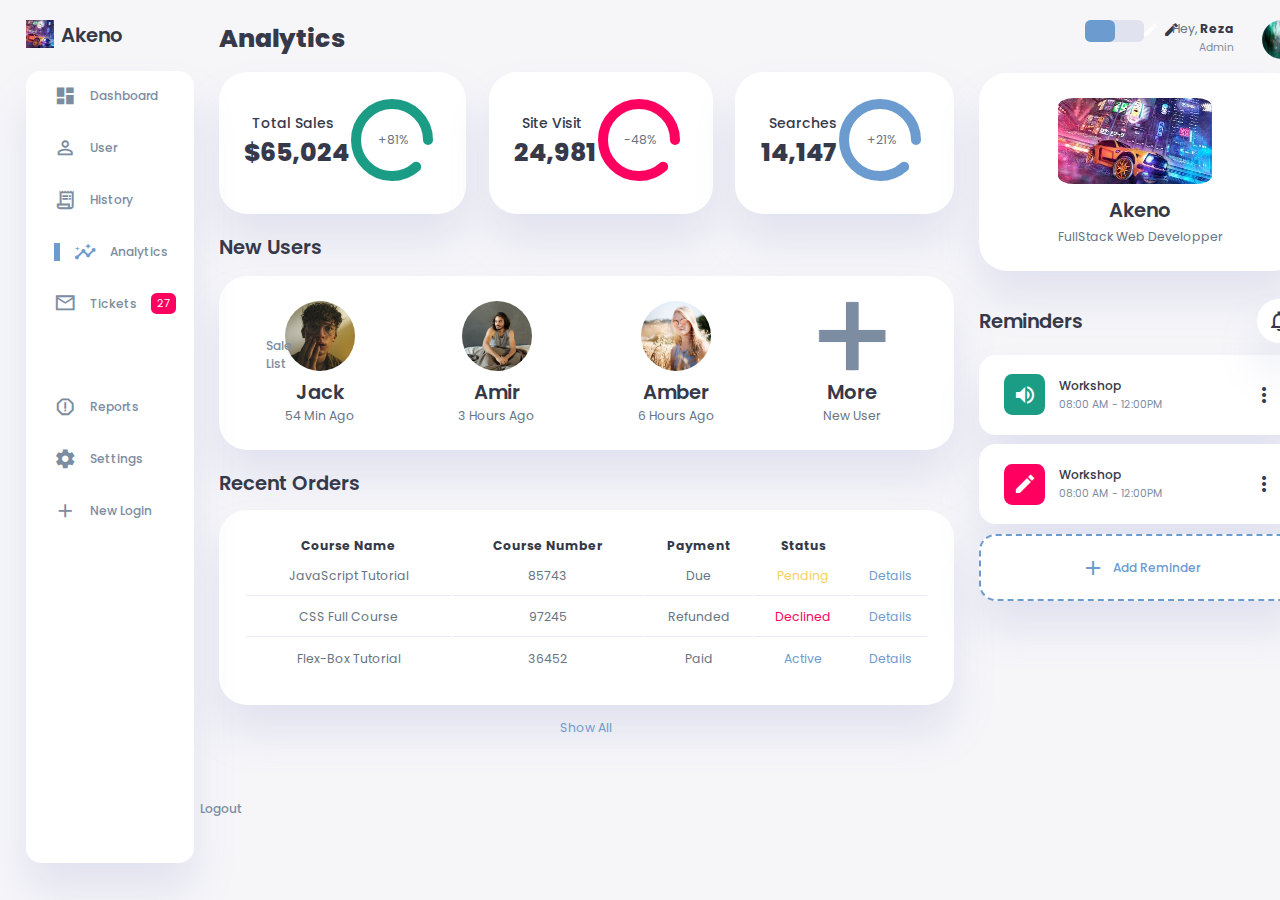
<file: index.html>
<!doctype html>
<html lang="en">
<head>
    <meta charset="UTF-8">
    <meta name="viewport"
          content="width=device-width, user-scalable=no, initial-scale=1.0, maximum-scale=1.0, minimum-scale=1.0">
    <link href="https://fonts.googleapis.com/icon?family=Material+Icons+Sharp" rel="stylesheet">
    <link rel="stylesheet" href="styles/style.css">
    <link rel="stylesheet" href="styles/sidebar.css">
    <link rel="stylesheet" href="styles/rightsection.css">
    <link rel="stylesheet" href="styles/responsive.css">
    <title>Admin Dashboard</title>
</head>
<body>

    <div class="container">
        <!-- Sidebar -->
        <aside>
            <div class="toggle">
                <div class="logo">
                    <img src="images/logo.jpg" alt="logo">
                    <h2>Akeno</h2>
                </div>
                <div class="close" id="close-btn">
                    <span class="material-icons-sharp">
                        close
                    </span>
                </div>
            </div>

            <div class="sidebar">
                <a href="#">
                    <span class="material-icons-sharp">
                        dashboard
                    </span>
                    <h3>Dashboard</h3>
                </a>
                <a href="#">
                    <span class="material-icons-sharp">
                        person_outline
                    </span>
                    <h3>User</h3>
                </a>
                <a href="#">
                    <span class="material-icons-sharp">
                        receipt_long
                    </span>
                    <h3>History</h3>
                </a>
                <a href="#" class="active">
                    <span class="material-icons-sharp">
                        insights
                    </span>
                    <h3>Analytics</h3>
                </a>
                <a href="#">
                    <span class="material-icons-sharp">
                        mail_outline
                    </span>
                    <h3>Tickets</h3>
                    <span class="message-count">27</span>
                </a>
                <a href="#">
                    <span class="material-icons-sharp">
                        inventory
                    </span>
                    <h3>Sale List</h3>
                </a>
                <a href="#">
                    <span class="material-icons-sharp">
                        report_gmailerrorred
                    </span>
                    <h3>Reports</h3>
                </a>
                <a href="#">
                    <span class="material-icons-sharp">
                        settings
                    </span>
                    <h3>Settings</h3>
                </a>
                <a href="#">
                    <span class="material-icons-sharp">
                        add
                    </span>
                    <h3>New Login</h3>
                </a>
                <a href="#">
                    <span class="material-icons-sharp">
                        logout
                    </span>
                    <h3>Logout</h3>
                </a>
            </div>
        </aside>
        <!-- End Sidebar -->
        <!-- Main Content -->
        <main>
            <h1>Analytics</h1>
            <!-- Analyse -->
            <div class="analyse">
                <div class="sales">
                    <div class="status">
                        <div class="info">
                            <h3>Total Sales</h3>
                            <h1>$65,024</h1>
                        </div>
                        <div class="progress">
                            <svg>
                                <circle cx="38" cy="38" r="36"></circle>
                            </svg>
                            <div class="percentage">
                                <p>+81%</p>
                            </div>
                        </div>
                    </div>
                </div>
                <div class="visits">
                    <div class="status">
                        <div class="info">
                            <h3>Site Visit</h3>
                            <h1>24,981</h1>
                        </div>
                        <div class="progress">
                            <svg>
                                <circle cx="38" cy="38" r="36"></circle>
                            </svg>
                            <div class="percentage">
                                <p>-48%</p>
                            </div>
                        </div>
                    </div>
                </div>
                <div class="searches">
                    <div class="status">
                        <div class="info">
                            <h3>Searches</h3>
                            <h1>14,147</h1>
                        </div>
                        <div class="progress">
                            <svg>
                                <circle cx="38" cy="38" r="36"></circle>
                            </svg>
                            <div class="percentage">
                                <p>+21%</p>
                            </div>
                        </div>
                    </div>
                </div>
            </div>
            <!-- End Analyse -->

            <!-- New Users List -->
            <div class="new-users">
                <h2>New Users</h2>
                <div class="user-list">
                    <div class="user">
                        <img src="images/profile-2.jpg" alt="profile-2">
                        <h2>Jack</h2>
                        <p>54 Min Ago</p>
                    </div>
                    <div class="user">
                        <img src="images/profile-3.jpg" alt="profile-3">
                        <h2>Amir</h2>
                        <p>3 Hours Ago</p>
                    </div>
                    <div class="user">
                        <img src="images/profile-4.jpg" alt="profile-4">
                        <h2>Amber</h2>
                        <p>6 Hours Ago</p>
                    </div>
                    <div class="user">
                        <img src="images/plus.png" alt="plus">
                        <h2>More</h2>
                        <p>New User</p>
                    </div>
                </div>
            </div>
            <!-- End Users List -->

            <!-- Recent Orders Table -->
            <div class="recent-orders">
                <h2>Recent Orders</h2>
                <table>
                    <thead>
                        <tr>
                            <th>Course Name</th>
                            <th>Course Number</th>
                            <th>Payment</th>
                            <th>Status</th>
                            <th></th>
                        </tr>
                    </thead>
                    <tbody></tbody>
                </table>
                <a href="#">Show All</a>
            </div>
            <!-- End Recent Orders -->
        </main>

        <!-- Right Section -->
        <div class="right-section">
            <div class="nav">
                <button id="menu-btn">
                    <span class="material-icons-sharp">
                        menu
                    </span>
                </button>
                <div class="dark-mode">
                    <span class="material-icons-sharp active">
                        light_mode
                    </span>
                    <span class="material-icons-sharp">
                        dark_mode
                    </span>
                </div>

                <div class="profile">
                    <div class="info">
                        <p>Hey, <b>Reza</b></p>
                        <small class="text-muted">Admin</small>
                    </div>
                    <div class="profile-photo">
                        <img src="images/profile-1.jpg" alt="profile-1">
                    </div>
                </div>
            </div>
            <!-- End Nav -->

            <div class="user-profile">
                <div class="logo">
                    <img src="images/logo.jpg" alt="logo">
                    <h2>Akeno</h2>
                    <p>FullStack Web Developper</p>
                </div>
            </div>

            <div class="reminders">
                <div class="header">
                    <h2>Reminders</h2>
                    <span class="material-icons-sharp">
                        notifications_none
                    </span>
                </div>

                <div class="notification">
                    <div class="icon">
                        <span class="material-icons-sharp">
                            volume_up
                        </span>
                    </div>
                    <div class="content">
                        <div class="info">
                            <h3>Workshop</h3>
                            <small class="text-muted">08:00 AM - 12:00PM</small>
                        </div>
                        <span class="material-icons-sharp">
                            more_vert
                        </span>
                    </div>
                </div>

                <div class="notification deactive">
                    <div class="icon">
                        <span class="material-icons-sharp">
                            edit
                        </span>
                    </div>
                    <div class="content">
                        <div class="info">
                            <h3>Workshop</h3>
                            <small class="text-muted">08:00 AM - 12:00PM</small>
                        </div>
                        <span class="material-icons-sharp">
                            more_vert
                        </span>
                    </div>
                </div>

                <div class="notification add-reminder">
                    <div>
                        <span class="material-icons-sharp">
                            add
                        </span>
                        <h3>Add Reminder</h3>
                    </div>
                </div>
            </div>
        </div>

    </div>

    <script src="Js/orders.js"></script>
    <script src="Js/index.js"></script>
</body>
</html>
</file>
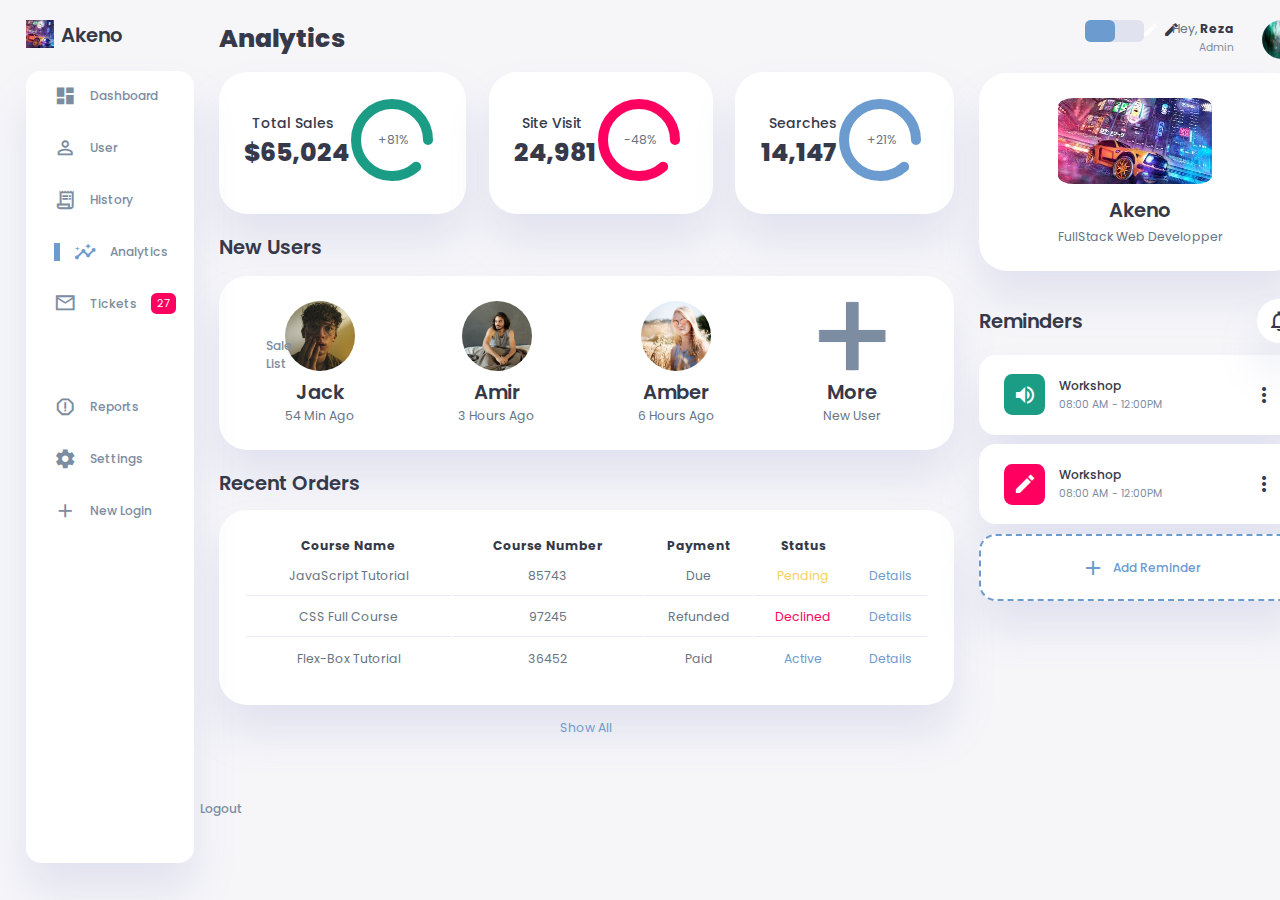
<file: index/analytics.html>
<!doctype html>
<html lang="en">
<head>
    <meta charset="UTF-8">
    <meta name="viewport"
          content="width=device-width, user-scalable=no, initial-scale=1.0, maximum-scale=1.0, minimum-scale=1.0">
    <link href="https://fonts.googleapis.com/icon?family=Material+Icons+Sharp" rel="stylesheet">
    <link rel="stylesheet" href="../styles/style.css">
    <link rel="stylesheet" href="../styles/sidebar.css">
    <link rel="stylesheet" href="../styles/rightsection.css">
    <link rel="stylesheet" href="../styles/responsive.css">
    <title>Admin Dashboard</title>
</head>
<body>
    <div class="container">
        <!-- Sidebar -->
        <aside>
            <div class="toggle">
                <div class="logo">
                    <img src="../images/logo.jpg" alt="logo">
                    <h2>Akeno</h2>
                </div>
                <div class="close" id="close-btn">
                    <span class="material-icons-sharp">
                        close
                    </span>
                </div>
            </div>

            <div class="sidebar">
                <a href="dashboard.html">
                    <span class="material-icons-sharp">
                        dashboard
                    </span>
                    <h3>Dashboard</h3>
                </a>
                <a href="userList.html">
                    <span class="material-icons-sharp">
                        person_outline
                    </span>
                    <h3>User</h3>
                </a>
                <a href="history.html">
                    <span class="material-icons-sharp">
                        receipt_long
                    </span>
                    <h3>History</h3>
                </a>
                <a href="analytics.html" class="active">
                    <span class="material-icons-sharp">
                        insights
                    </span>
                    <h3>Analytics</h3>
                </a>
                <a href="tickets.html">
                    <span class="material-icons-sharp">
                        mail_outline
                    </span>
                    <h3>Tickets</h3>
                    <span class="message-count">27</span>
                </a>
                <a href="saleList.html">
                    <span class="material-icons-sharp">
                        inventory
                    </span>
                    <h3>Sale List</h3>
                </a>
                <a href="reports.html">
                    <span class="material-icons-sharp">
                        report_gmailerrorred
                    </span>
                    <h3>Reports</h3>
                </a>
                <a href="settings.html">
                    <span class="material-icons-sharp">
                        settings
                    </span>
                    <h3>Settings</h3>
                </a>
                <a href="newLogin.html">
                    <span class="material-icons-sharp">
                        add
                    </span>
                    <h3>New Login</h3>
                </a>
                <a href="#">
                    <span class="material-icons-sharp">
                        logout
                    </span>
                    <h3>Logout</h3>
                </a>
            </div>
        </aside>
        <!-- End Sidebar -->
        <!-- Main Content -->
        <main>
            <h1>Analytics</h1>
            <!-- Analyse -->
            <div class="analyse">
                <div class="sales">
                    <div class="status">
                        <div class="info">
                            <h3>Total Sales</h3>
                            <h1>$65,024</h1>
                        </div>
                        <div class="progress">
                            <svg>
                                <circle cx="38" cy="38" r="36"></circle>
                            </svg>
                            <div class="percentage">
                                <p>+81%</p>
                            </div>
                        </div>
                    </div>
                </div>
                <div class="visits">
                    <div class="status">
                        <div class="info">
                            <h3>Site Visit</h3>
                            <h1>24,981</h1>
                        </div>
                        <div class="progress">
                            <svg>
                                <circle cx="38" cy="38" r="36"></circle>
                            </svg>
                            <div class="percentage">
                                <p>-48%</p>
                            </div>
                        </div>
                    </div>
                </div>
                <div class="searches">
                    <div class="status">
                        <div class="info">
                            <h3>Searches</h3>
                            <h1>14,147</h1>
                        </div>
                        <div class="progress">
                            <svg>
                                <circle cx="38" cy="38" r="36"></circle>
                            </svg>
                            <div class="percentage">
                                <p>+21%</p>
                            </div>
                        </div>
                    </div>
                </div>
            </div>
            <!-- End Analyse -->

            <!-- New Users List -->
            <div class="new-users">
                <h2>New Users</h2>
                <div class="user-list">
                    <div class="user">
                        <img src="../images/profile-2.jpg" alt="profile-2">
                        <h2>Jack</h2>
                        <p>54 Min Ago</p>
                    </div>
                    <div class="user">
                        <img src="../images/profile-3.jpg" alt="profile-3">
                        <h2>Amir</h2>
                        <p>3 Hours Ago</p>
                    </div>
                    <div class="user">
                        <img src="../images/profile-4.jpg" alt="profile-4">
                        <h2>Amber</h2>
                        <p>6 Hours Ago</p>
                    </div>
                    <div class="user">
                        <img src="../images/plus.png" alt="plus">
                        <h2>More</h2>
                        <p>New User</p>
                    </div>
                </div>
            </div>
            <!-- End Users List -->

            <!-- Recent Orders Table -->
            <div class="recent-orders">
                <h2>Recent Orders</h2>
                <table>
                    <thead>
                        <tr>
                            <th>Course Name</th>
                            <th>Course Number</th>
                            <th>Payment</th>
                            <th>Status</th>
                            <th></th>
                        </tr>
                    </thead>
                    <tbody></tbody>
                </table>
                <a href="#">Show All</a>
            </div>
            <!-- End Recent Orders -->
        </main>
        <!-- Right Section -->
        <div class="right-section">
            <div class="nav">
                <button id="menu-btn">
                    <span class="material-icons-sharp">
                        menu
                    </span>
                </button>
                <div class="dark-mode">
                    <span class="material-icons-sharp active">
                        light_mode
                    </span>
                    <span class="material-icons-sharp">
                        dark_mode
                    </span>
                </div>

                <div class="profile">
                    <div class="info">
                        <p>Hey, <b>Reza</b></p>
                        <small class="text-muted">Admin</small>
                    </div>
                    <div class="profile-photo">
                        <img src="../images/profile-1.jpg" alt="profile-1">
                    </div>
                </div>
            </div>
            <!-- End Nav -->

            <div class="user-profile">
                <div class="logo">
                    <img src="../images/logo.jpg" alt="logo">
                    <h2>Akeno</h2>
                    <p>FullStack Web Developper</p>
                </div>
            </div>

            <div class="reminders">
                <div class="header">
                    <h2>Reminders</h2>
                    <span class="material-icons-sharp">
                        notifications_none
                    </span>
                </div>

                <div class="notification">
                    <div class="icon">
                        <span class="material-icons-sharp">
                            volume_up
                        </span>
                    </div>
                    <div class="content">
                        <div class="info">
                            <h3>Workshop</h3>
                            <small class="text-muted">08:00 AM - 12:00PM</small>
                        </div>
                        <span class="material-icons-sharp">
                            more_vert
                        </span>
                    </div>
                </div>

                <div class="notification deactive">
                    <div class="icon">
                        <span class="material-icons-sharp">
                            edit
                        </span>
                    </div>
                    <div class="content">
                        <div class="info">
                            <h3>Workshop</h3>
                            <small class="text-muted">08:00 AM - 12:00PM</small>
                        </div>
                        <span class="material-icons-sharp">
                            more_vert
                        </span>
                    </div>
                </div>

                <div class="notification add-reminder">
                    <div>
                        <span class="material-icons-sharp">
                            add
                        </span>
                        <h3>Add Reminder</h3>
                    </div>
                </div>
            </div>
        </div>
    </div>
    <script src="../Js/orders.js"></script>
    <script src="../Js/index.js"></script>
</body>
</html>
</file>
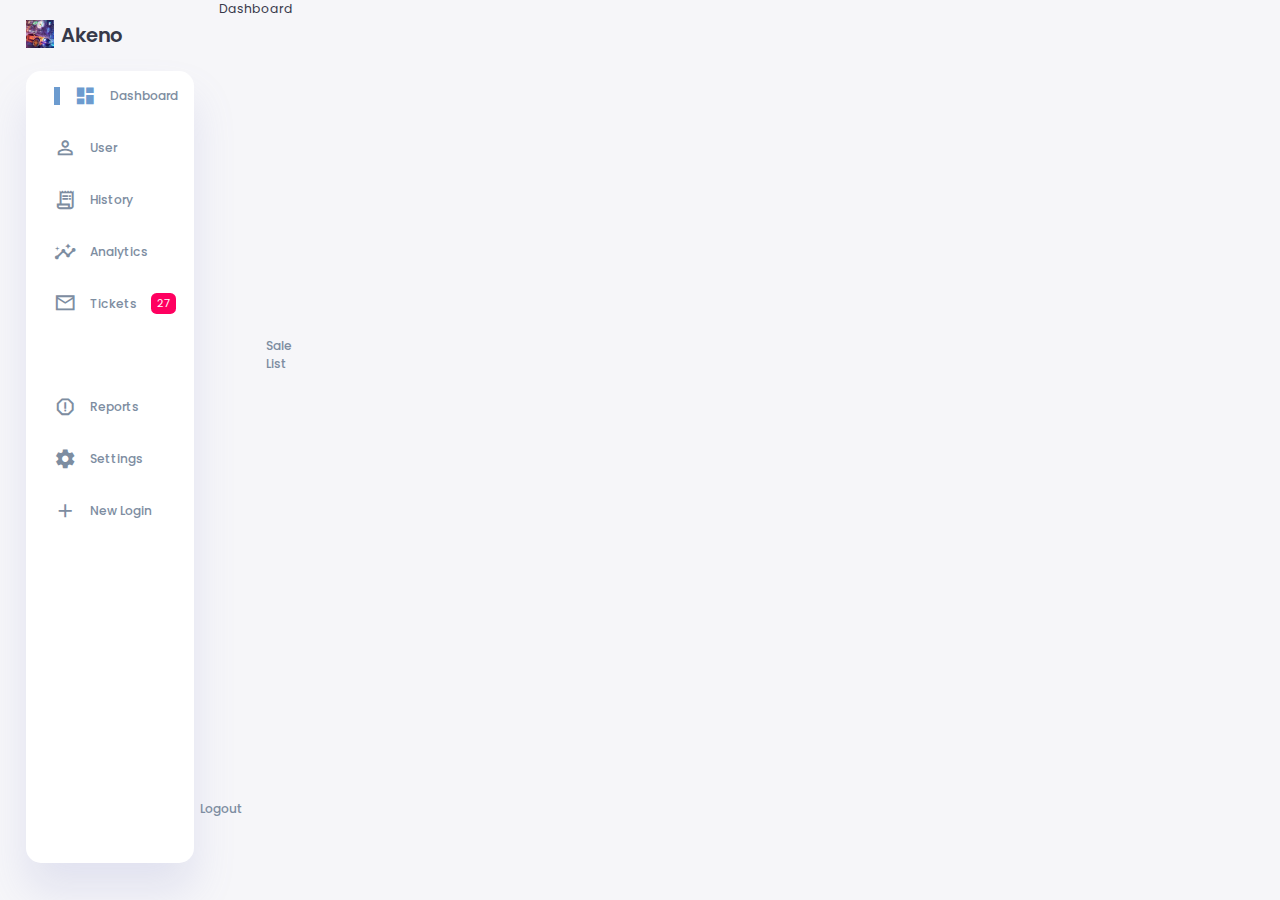
<file: index/dashboard.html>
<!doctype html>
<html lang="en">
<head>
  <meta charset="UTF-8">
  <meta name="viewport"
        content="width=device-width, user-scalable=no, initial-scale=1.0, maximum-scale=1.0, minimum-scale=1.0">
  <meta http-equiv="X-UA-Compatible" content="ie=edge">
    <link href="https://fonts.googleapis.com/icon?family=Material+Icons+Sharp" rel="stylesheet">
    <link rel="stylesheet" href="../styles/style.css">
    <link rel="stylesheet" href="../styles/sidebar.css">
    <link rel="stylesheet" href="../styles/responsive.css">
  <title>Dashboard</title>
</head>
<body>
    <div class="container">
        <!-- Sidebar -->
        <aside>
            <div class="toggle">
                <div class="logo">
                    <img src="../images/logo.jpg" alt="logo">
                    <h2>Akeno</h2>
                </div>
                <div class="close" id="close-btn">
                    <span class="material-icons-sharp">
                        close
                    </span>
                </div>
            </div>

            <div class="sidebar">
                <a href="dashboard.html" class="active">
                    <span class="material-icons-sharp">
                        dashboard
                    </span>
                    <h3>Dashboard</h3>
                </a>
                <a href="userList.html">
                    <span class="material-icons-sharp">
                        person_outline
                    </span>
                    <h3>User</h3>
                </a>
                <a href="history.html">
                    <span class="material-icons-sharp">
                        receipt_long
                    </span>
                    <h3>History</h3>
                </a>
                <a href="analytics.html">
                    <span class="material-icons-sharp">
                        insights
                    </span>
                    <h3>Analytics</h3>
                </a>
                <a href="tickets.html">
                    <span class="material-icons-sharp">
                        mail_outline
                    </span>
                    <h3>Tickets</h3>
                    <span class="message-count">27</span>
                </a>
                <a href="saleList.html">
                    <span class="material-icons-sharp">
                        inventory
                    </span>
                    <h3>Sale List</h3>
                </a>
                <a href="reports.html">
                    <span class="material-icons-sharp">
                        report_gmailerrorred
                    </span>
                    <h3>Reports</h3>
                </a>
                <a href="settings.html">
                    <span class="material-icons-sharp">
                        settings
                    </span>
                    <h3>Settings</h3>
                </a>
                <a href="newLogin.html">
                    <span class="material-icons-sharp">
                        add
                    </span>
                    <h3>New Login</h3>
                </a>
                <a href="#">
                    <span class="material-icons-sharp">
                        logout
                    </span>
                    <h3>Logout</h3>
                </a>
            </div>
        </aside>
        <!-- End Sidebar -->
        <!-- Main -->
        Dashboard
        <!-- End Main -->
    </div>
</body>
</html>
</file>
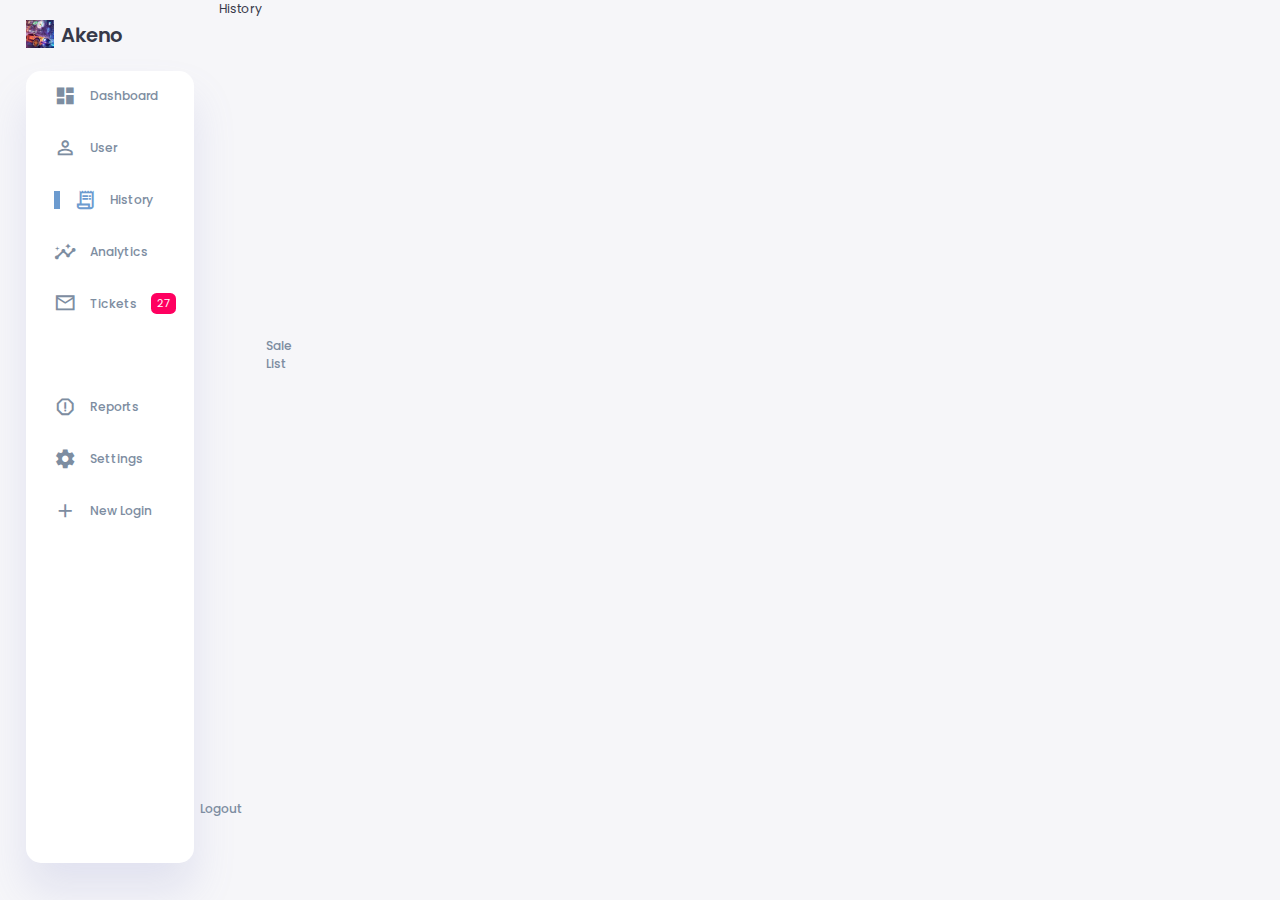
<file: index/history.html>
<!doctype html>
<html lang="en">
<head>
    <meta charset="UTF-8">
    <meta name="viewport"
          content="width=device-width, user-scalable=no, initial-scale=1.0, maximum-scale=1.0, minimum-scale=1.0">
    <meta http-equiv="X-UA-Compatible" content="ie=edge">
    <link href="https://fonts.googleapis.com/icon?family=Material+Icons+Sharp" rel="stylesheet">
    <link rel="stylesheet" href="../styles/style.css">
    <link rel="stylesheet" href="../styles/sidebar.css">
    <title>History</title>
</head>
<body>
    <div class="container">
        <!-- Sidebar -->
        <aside>
            <div class="toggle">
                <div class="logo">
                    <img src="../images/logo.jpg" alt="logo">
                    <h2>Akeno</h2>
                </div>
                <div class="close" id="close-btn">
                        <span class="material-icons-sharp">
                            close
                        </span>
                </div>
            </div>

            <div class="sidebar">
                <a href="dashboard.html">
                        <span class="material-icons-sharp">
                            dashboard
                        </span>
                    <h3>Dashboard</h3>
                </a>
                <a href="userList.html">
                        <span class="material-icons-sharp">
                            person_outline
                        </span>
                    <h3>User</h3>
                </a>
                <a href="history.html" class="active">
                        <span class="material-icons-sharp">
                            receipt_long
                        </span>
                    <h3>History</h3>
                </a>
                <a href="analytics.html">
                        <span class="material-icons-sharp">
                            insights
                        </span>
                    <h3>Analytics</h3>
                </a>
                <a href="tickets.html">
                        <span class="material-icons-sharp">
                            mail_outline
                        </span>
                    <h3>Tickets</h3>
                    <span class="message-count">27</span>
                </a>
                <a href="saleList.html">
                        <span class="material-icons-sharp">
                            inventory
                        </span>
                    <h3>Sale List</h3>
                </a>
                <a href="reports.html">
                        <span class="material-icons-sharp">
                            report_gmailerrorred
                        </span>
                    <h3>Reports</h3>
                </a>
                <a href="settings.html">
                        <span class="material-icons-sharp">
                            settings
                        </span>
                    <h3>Settings</h3>
                </a>
                <a href="newLogin.html">
                        <span class="material-icons-sharp">
                            add
                        </span>
                    <h3>New Login</h3>
                </a>
                <a href="#">
                        <span class="material-icons-sharp">
                            logout
                        </span>
                    <h3>Logout</h3>
                </a>
            </div>
        </aside>
        <!-- End Sidebar -->
        <!-- Main -->
        History
        <!-- End Main -->
    </div>
</body>
</html>
</file>
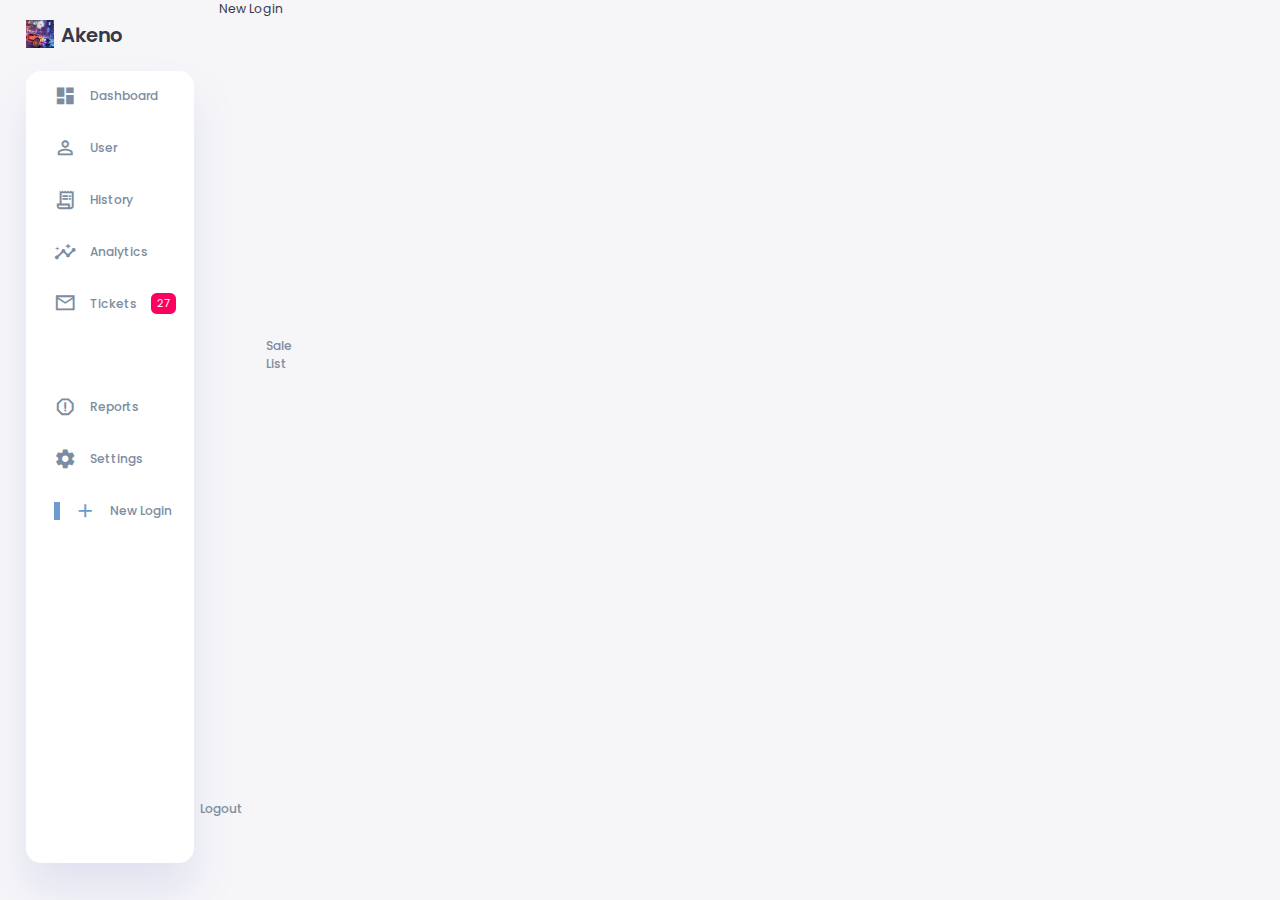
<file: index/newLogin.html>
<!doctype html>
<html lang="en">
<head>
    <meta charset="UTF-8">
    <meta name="viewport"
          content="width=device-width, user-scalable=no, initial-scale=1.0, maximum-scale=1.0, minimum-scale=1.0">
    <meta http-equiv="X-UA-Compatible" content="ie=edge">
    <link href="https://fonts.googleapis.com/icon?family=Material+Icons+Sharp" rel="stylesheet">
    <link rel="stylesheet" href="../styles/style.css">
    <link rel="stylesheet" href="../styles/sidebar.css">
    <title>New Login</title>
</head>
<body>
    <div class="container">
        <!-- Sidebar -->
        <aside>
            <div class="toggle">
                <div class="logo">
                    <img src="../images/logo.jpg" alt="logo">
                    <h2>Akeno</h2>
                </div>
                <div class="close" id="close-btn">
                        <span class="material-icons-sharp">
                            close
                        </span>
                </div>
            </div>

            <div class="sidebar">
                <a href="dashboard.html">
                        <span class="material-icons-sharp">
                            dashboard
                        </span>
                    <h3>Dashboard</h3>
                </a>
                <a href="userList.html">
                        <span class="material-icons-sharp">
                            person_outline
                        </span>
                    <h3>User</h3>
                </a>
                <a href="history.html">
                        <span class="material-icons-sharp">
                            receipt_long
                        </span>
                    <h3>History</h3>
                </a>
                <a href="analytics.html">
                        <span class="material-icons-sharp">
                            insights
                        </span>
                    <h3>Analytics</h3>
                </a>
                <a href="tickets.html">
                        <span class="material-icons-sharp">
                            mail_outline
                        </span>
                    <h3>Tickets</h3>
                    <span class="message-count">27</span>
                </a>
                <a href="saleList.html">
                        <span class="material-icons-sharp">
                            inventory
                        </span>
                    <h3>Sale List</h3>
                </a>
                <a href="reports.html">
                        <span class="material-icons-sharp">
                            report_gmailerrorred
                        </span>
                    <h3>Reports</h3>
                </a>
                <a href="settings.html">
                        <span class="material-icons-sharp">
                            settings
                        </span>
                    <h3>Settings</h3>
                </a>
                <a href="newLogin.html" class="active">
                        <span class="material-icons-sharp">
                            add
                        </span>
                    <h3>New Login</h3>
                </a>
                <a href="#">
                        <span class="material-icons-sharp">
                            logout
                        </span>
                    <h3>Logout</h3>
                </a>
            </div>
        </aside>
        <!-- End Sidebar -->
        <!-- Main -->
        New Login
        <!-- End Main -->
    </div>
</body>
</html>
</file>
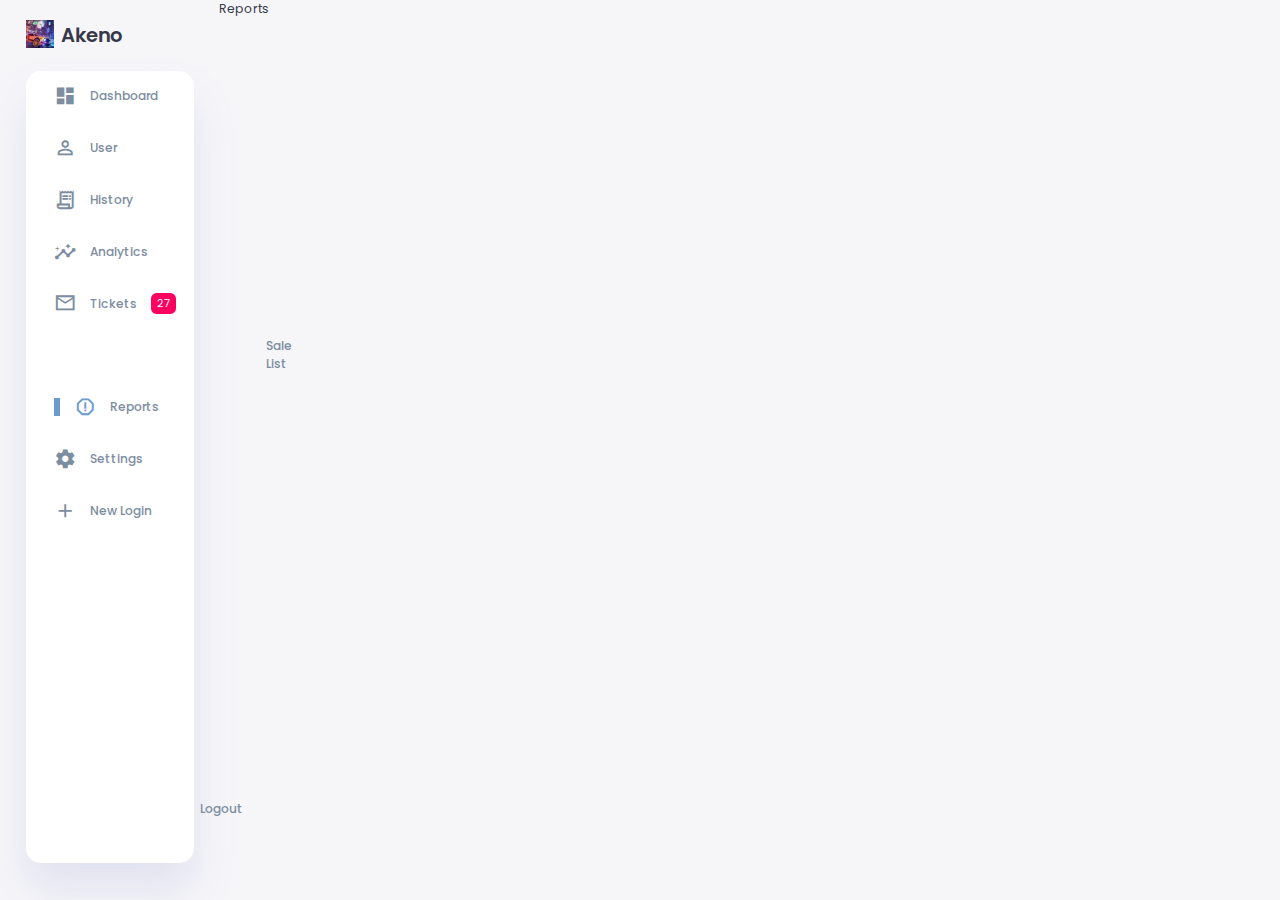
<file: index/reports.html>
<!doctype html>
<html lang="en">
<head>
    <meta charset="UTF-8">
    <meta name="viewport"
          content="width=device-width, user-scalable=no, initial-scale=1.0, maximum-scale=1.0, minimum-scale=1.0">
    <meta http-equiv="X-UA-Compatible" content="ie=edge">
    <link href="https://fonts.googleapis.com/icon?family=Material+Icons+Sharp" rel="stylesheet">
    <link rel="stylesheet" href="../styles/style.css">
    <link rel="stylesheet" href="../styles/sidebar.css">
    <title>Reports</title>
</head>
<body>
    <div class="container">
        <!-- Sidebar -->
        <aside>
            <div class="toggle">
                <div class="logo">
                    <img src="../images/logo.jpg" alt="logo">
                    <h2>Akeno</h2>
                </div>
                <div class="close" id="close-btn">
                        <span class="material-icons-sharp">
                            close
                        </span>
                </div>
            </div>

            <div class="sidebar">
                <a href="dashboard.html">
                        <span class="material-icons-sharp">
                            dashboard
                        </span>
                    <h3>Dashboard</h3>
                </a>
                <a href="userList.html">
                        <span class="material-icons-sharp">
                            person_outline
                        </span>
                    <h3>User</h3>
                </a>
                <a href="history.html">
                        <span class="material-icons-sharp">
                            receipt_long
                        </span>
                    <h3>History</h3>
                </a>
                <a href="analytics.html">
                        <span class="material-icons-sharp">
                            insights
                        </span>
                    <h3>Analytics</h3>
                </a>
                <a href="tickets.html">
                        <span class="material-icons-sharp">
                            mail_outline
                        </span>
                    <h3>Tickets</h3>
                    <span class="message-count">27</span>
                </a>
                <a href="saleList.html">
                        <span class="material-icons-sharp">
                            inventory
                        </span>
                    <h3>Sale List</h3>
                </a>
                <a href="reports.html" class="active">
                        <span class="material-icons-sharp">
                            report_gmailerrorred
                        </span>
                    <h3>Reports</h3>
                </a>
                <a href="settings.html">
                        <span class="material-icons-sharp">
                            settings
                        </span>
                    <h3>Settings</h3>
                </a>
                <a href="newLogin.html">
                        <span class="material-icons-sharp">
                            add
                        </span>
                    <h3>New Login</h3>
                </a>
                <a href="#">
                        <span class="material-icons-sharp">
                            logout
                        </span>
                    <h3>Logout</h3>
                </a>
            </div>
        </aside>
        <!-- End Sidebar -->
        <!-- Main -->
        Reports
        <!-- End Main -->
    </div>
</body>
</html>
</file>
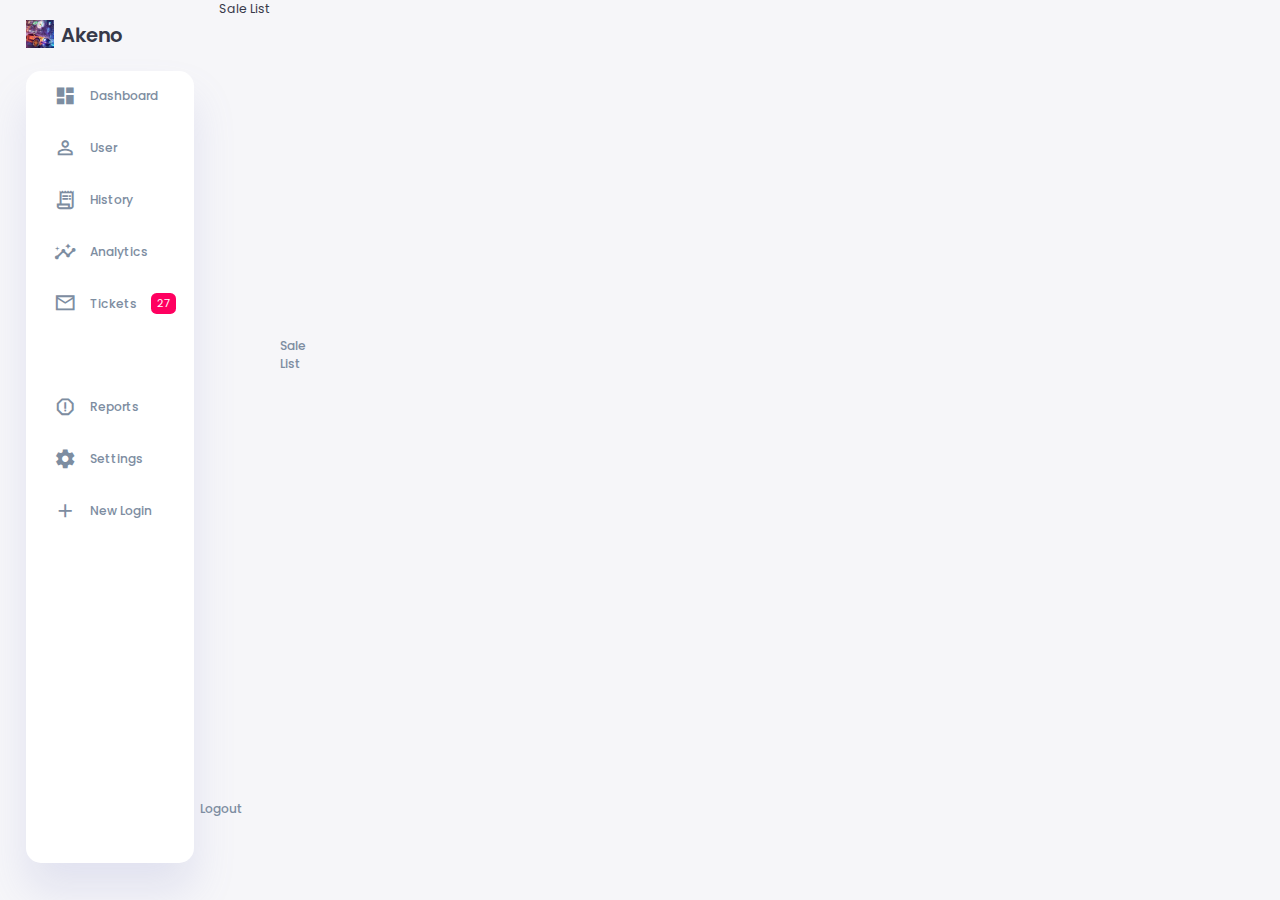
<file: index/saleList.html>
<!doctype html>
<html lang="en">
<head>
    <meta charset="UTF-8">
    <meta name="viewport"
          content="width=device-width, user-scalable=no, initial-scale=1.0, maximum-scale=1.0, minimum-scale=1.0">
    <meta http-equiv="X-UA-Compatible" content="ie=edge">
    <link href="https://fonts.googleapis.com/icon?family=Material+Icons+Sharp" rel="stylesheet">
    <link rel="stylesheet" href="../styles/style.css">
    <link rel="stylesheet" href="../styles/sidebar.css">
    <title>Sale List</title>
</head>
<body>
    <div class="container">
        <!-- Sidebar -->
        <aside>
            <div class="toggle">
                <div class="logo">
                    <img src="../images/logo.jpg" alt="logo">
                    <h2>Akeno</h2>
                </div>
                <div class="close" id="close-btn">
                        <span class="material-icons-sharp">
                            close
                        </span>
                </div>
            </div>

            <div class="sidebar">
                <a href="dashboard.html">
                        <span class="material-icons-sharp">
                            dashboard
                        </span>
                    <h3>Dashboard</h3>
                </a>
                <a href="userList.html">
                        <span class="material-icons-sharp">
                            person_outline
                        </span>
                    <h3>User</h3>
                </a>
                <a href="history.html">
                        <span class="material-icons-sharp">
                            receipt_long
                        </span>
                    <h3>History</h3>
                </a>
                <a href="analytics.html">
                        <span class="material-icons-sharp">
                            insights
                        </span>
                    <h3>Analytics</h3>
                </a>
                <a href="tickets.html">
                        <span class="material-icons-sharp">
                            mail_outline
                        </span>
                    <h3>Tickets</h3>
                    <span class="message-count">27</span>
                </a>
                <a href="saleList.html" class="active">
                        <span class="material-icons-sharp">
                            inventory
                        </span>
                    <h3>Sale List</h3>
                </a>
                <a href="reports.html">
                        <span class="material-icons-sharp">
                            report_gmailerrorred
                        </span>
                    <h3>Reports</h3>
                </a>
                <a href="settings.html">
                        <span class="material-icons-sharp">
                            settings
                        </span>
                    <h3>Settings</h3>
                </a>
                <a href="newLogin.html">
                        <span class="material-icons-sharp">
                            add
                        </span>
                    <h3>New Login</h3>
                </a>
                <a href="#">
                        <span class="material-icons-sharp">
                            logout
                        </span>
                    <h3>Logout</h3>
                </a>
            </div>
        </aside>
        <!-- End Sidebar -->
        <!-- Main -->
        Sale List
        <!-- End Main -->
    </div>
</body>
</html>
</file>
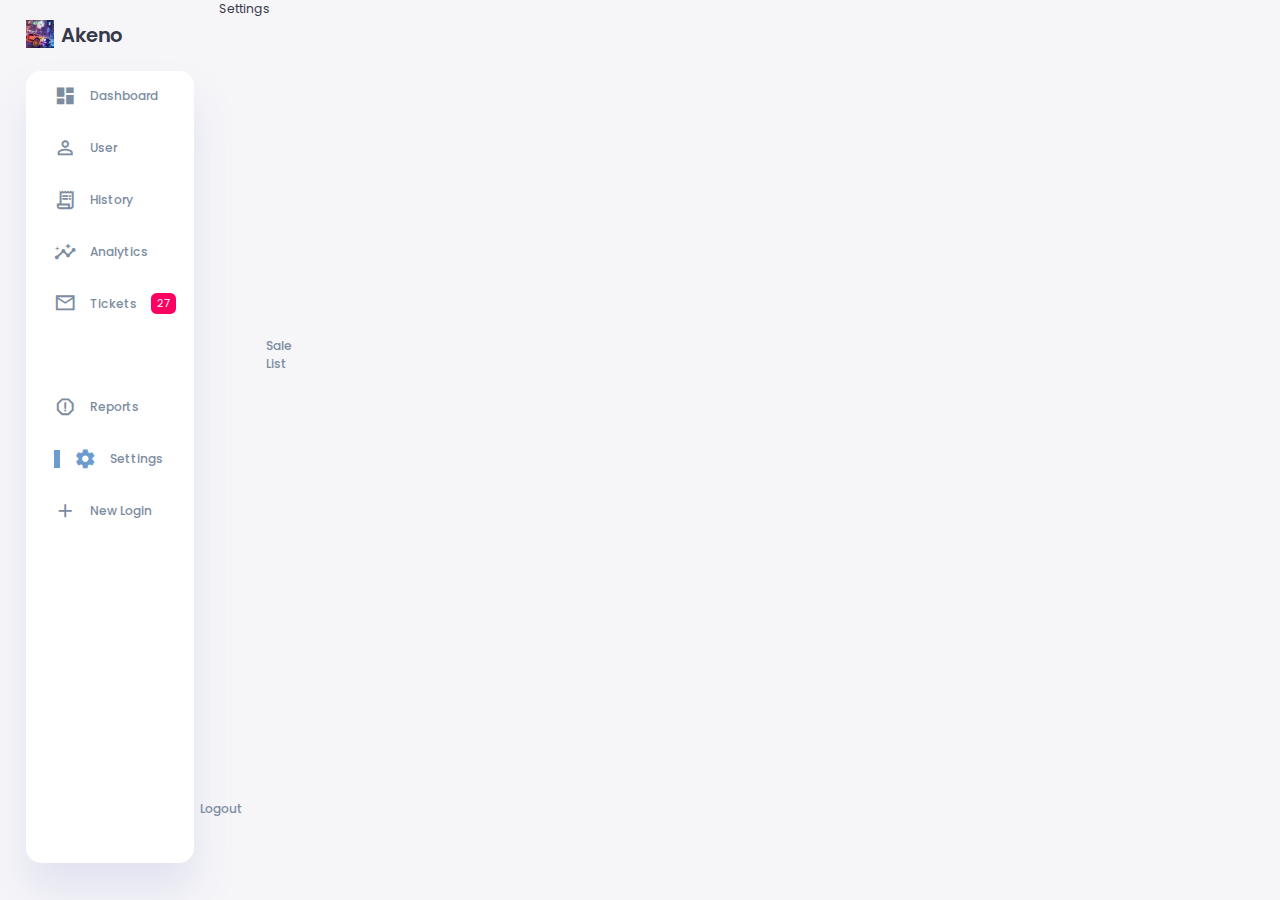
<file: index/settings.html>
<!doctype html>
<html lang="en">
<head>
    <meta charset="UTF-8">
    <meta name="viewport"
          content="width=device-width, user-scalable=no, initial-scale=1.0, maximum-scale=1.0, minimum-scale=1.0">
    <meta http-equiv="X-UA-Compatible" content="ie=edge">
    <link href="https://fonts.googleapis.com/icon?family=Material+Icons+Sharp" rel="stylesheet">
    <link rel="stylesheet" href="../styles/style.css">
    <link rel="stylesheet" href="../styles/sidebar.css">
    <link rel="stylesheet" href="../styles/sidebar.css">
    <title>Settings</title>
</head>
<body>
    <div class="container">
        <!-- Sidebar -->
        <aside>
            <div class="toggle">
                <div class="logo">
                    <img src="../images/logo.jpg" alt="logo">
                    <h2>Akeno</h2>
                </div>
                <div class="close" id="close-btn">
                        <span class="material-icons-sharp">
                            close
                        </span>
                </div>
            </div>

            <div class="sidebar">
                <a href="dashboard.html">
                        <span class="material-icons-sharp">
                            dashboard
                        </span>
                    <h3>Dashboard</h3>
                </a>
                <a href="userList.html">
                        <span class="material-icons-sharp">
                            person_outline
                        </span>
                    <h3>User</h3>
                </a>
                <a href="history.html">
                        <span class="material-icons-sharp">
                            receipt_long
                        </span>
                    <h3>History</h3>
                </a>
                <a href="analytics.html">
                        <span class="material-icons-sharp">
                            insights
                        </span>
                    <h3>Analytics</h3>
                </a>
                <a href="tickets.html">
                        <span class="material-icons-sharp">
                            mail_outline
                        </span>
                    <h3>Tickets</h3>
                    <span class="message-count">27</span>
                </a>
                <a href="saleList.html">
                        <span class="material-icons-sharp">
                            inventory
                        </span>
                    <h3>Sale List</h3>
                </a>
                <a href="reports.html">
                        <span class="material-icons-sharp">
                            report_gmailerrorred
                        </span>
                    <h3>Reports</h3>
                </a>
                <a href="settings.html" class="active">
                        <span class="material-icons-sharp">
                            settings
                        </span>
                    <h3>Settings</h3>
                </a>
                <a href="newLogin.html">
                        <span class="material-icons-sharp">
                            add
                        </span>
                    <h3>New Login</h3>
                </a>
                <a href="#">
                        <span class="material-icons-sharp">
                            logout
                        </span>
                    <h3>Logout</h3>
                </a>
            </div>
        </aside>
        <!-- End Sidebar -->
        <!-- Main -->
        Settings
        <!-- End Main -->
    </div>
</body>
</html>
</file>
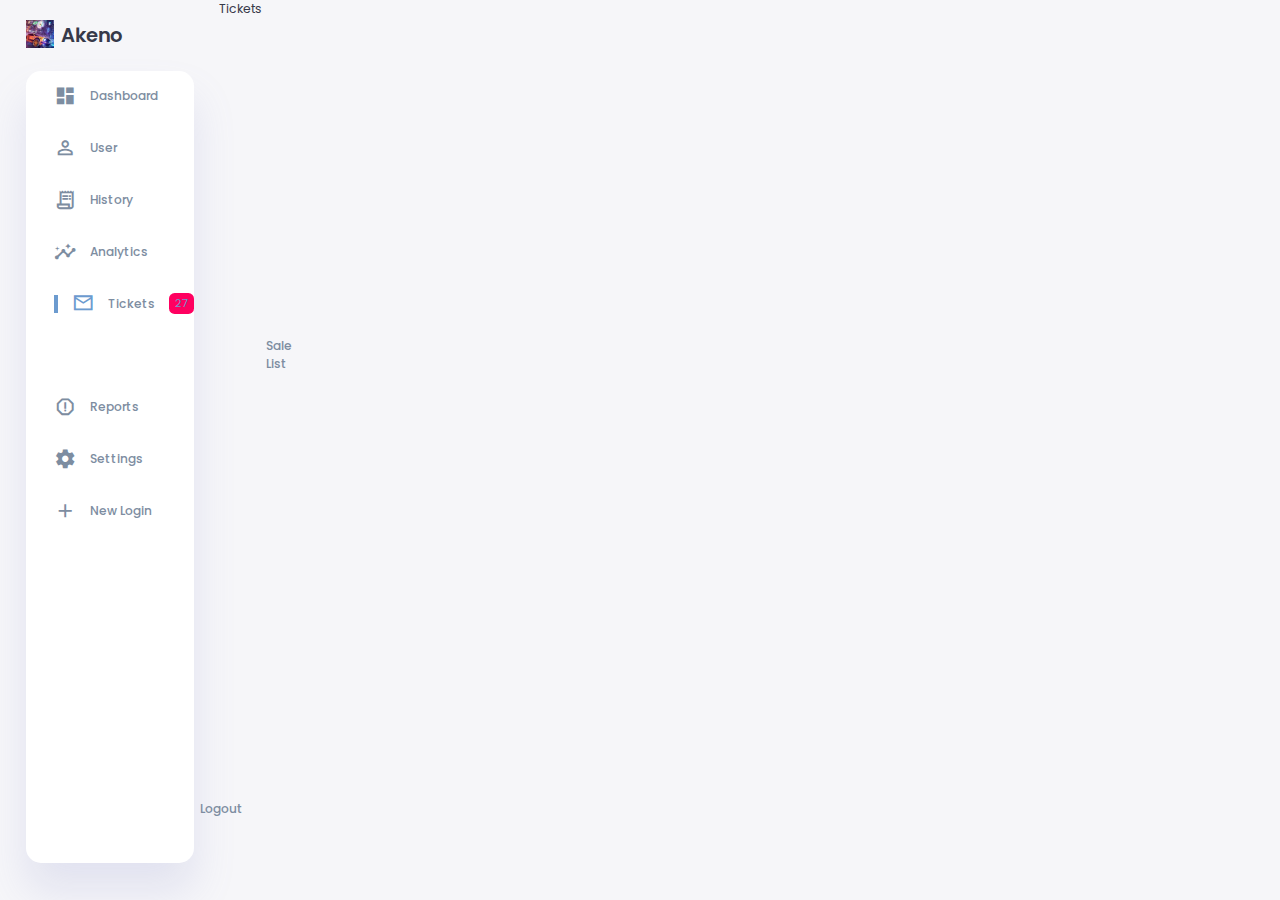
<file: index/tickets.html>
<!doctype html>
<html lang="en">
<head>
    <meta charset="UTF-8">
    <meta name="viewport"
          content="width=device-width, user-scalable=no, initial-scale=1.0, maximum-scale=1.0, minimum-scale=1.0">
    <meta http-equiv="X-UA-Compatible" content="ie=edge">
    <link href="https://fonts.googleapis.com/icon?family=Material+Icons+Sharp" rel="stylesheet">
    <link rel="stylesheet" href="../styles/style.css">
    <link rel="stylesheet" href="../styles/sidebar.css">
    <title>Tickets</title>
</head>
<body>
    <div class="container">
        <!-- Sidebar -->
        <aside>
            <div class="toggle">
                <div class="logo">
                    <img src="../images/logo.jpg" alt="logo">
                    <h2>Akeno</h2>
                </div>
                <div class="close" id="close-btn">
                        <span class="material-icons-sharp">
                            close
                        </span>
                </div>
            </div>

            <div class="sidebar">
                <a href="dashboard.html">
                        <span class="material-icons-sharp">
                            dashboard
                        </span>
                    <h3>Dashboard</h3>
                </a>
                <a href="userList.html">
                        <span class="material-icons-sharp">
                            person_outline
                        </span>
                    <h3>User</h3>
                </a>
                <a href="history.html">
                        <span class="material-icons-sharp">
                            receipt_long
                        </span>
                    <h3>History</h3>
                </a>
                <a href="analytics.html">
                        <span class="material-icons-sharp">
                            insights
                        </span>
                    <h3>Analytics</h3>
                </a>
                <a href="tickets.html" class="active">
                        <span class="material-icons-sharp">
                            mail_outline
                        </span>
                    <h3>Tickets</h3>
                    <span class="message-count">27</span>
                </a>
                <a href="saleList.html">
                        <span class="material-icons-sharp">
                            inventory
                        </span>
                    <h3>Sale List</h3>
                </a>
                <a href="reports.html">
                        <span class="material-icons-sharp">
                            report_gmailerrorred
                        </span>
                    <h3>Reports</h3>
                </a>
                <a href="settings.html">
                        <span class="material-icons-sharp">
                            settings
                        </span>
                    <h3>Settings</h3>
                </a>
                <a href="newLogin.html">
                        <span class="material-icons-sharp">
                            add
                        </span>
                    <h3>New Login</h3>
                </a>
                <a href="#">
                        <span class="material-icons-sharp">
                            logout
                        </span>
                    <h3>Logout</h3>
                </a>
            </div>
        </aside>
        <!-- End Sidebar -->
        <!-- Main -->
        Tickets
        <!-- End Main -->
    </div>
</body>
</html>
</file>
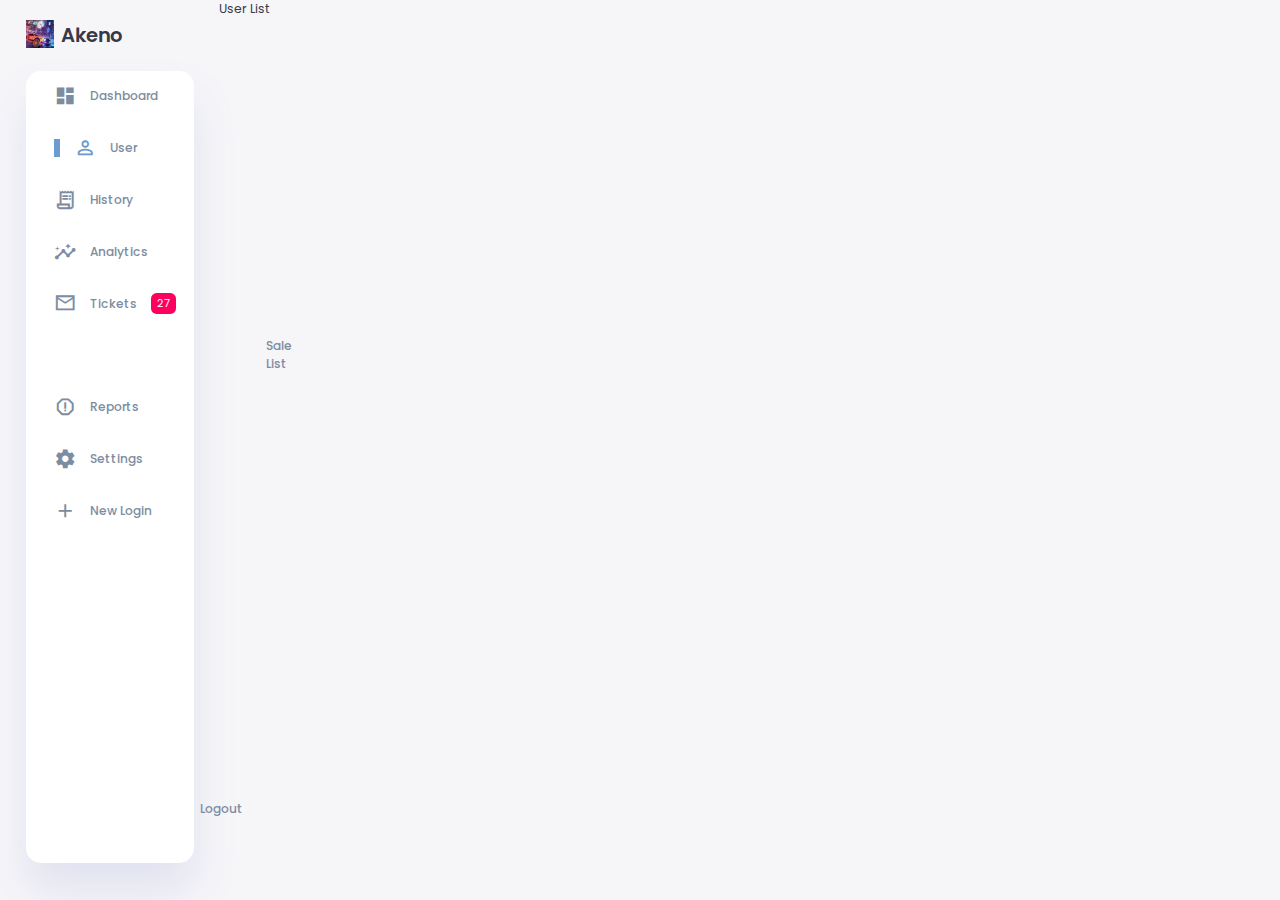
<file: index/userList.html>
<!doctype html>
<html lang="en">
<head>
    <meta charset="UTF-8">
    <meta name="viewport"
          content="width=device-width, user-scalable=no, initial-scale=1.0, maximum-scale=1.0, minimum-scale=1.0">
    <meta http-equiv="X-UA-Compatible" content="ie=edge">
    <link href="https://fonts.googleapis.com/icon?family=Material+Icons+Sharp" rel="stylesheet">
    <link rel="stylesheet" href="../styles/style.css">
    <link rel="stylesheet" href="../styles/sidebar.css">
    <title>User List</title>
</head>
<body>
    <div class="container">
        <!-- Sidebar -->
        <aside>
            <div class="toggle">
                <div class="logo">
                    <img src="../images/logo.jpg" alt="logo">
                    <h2>Akeno</h2>
                </div>
                <div class="close" id="close-btn">
                        <span class="material-icons-sharp">
                            close
                        </span>
                </div>
            </div>

            <div class="sidebar">
                <a href="dashboard.html">
                        <span class="material-icons-sharp">
                            dashboard
                        </span>
                    <h3>Dashboard</h3>
                </a>
                <a href="userList.html" class="active">
                        <span class="material-icons-sharp">
                            person_outline
                        </span>
                    <h3>User</h3>
                </a>
                <a href="history.html">
                        <span class="material-icons-sharp">
                            receipt_long
                        </span>
                    <h3>History</h3>
                </a>
                <a href="analytics.html">
                        <span class="material-icons-sharp">
                            insights
                        </span>
                    <h3>Analytics</h3>
                </a>
                <a href="tickets.html">
                        <span class="material-icons-sharp">
                            mail_outline
                        </span>
                    <h3>Tickets</h3>
                    <span class="message-count">27</span>
                </a>
                <a href="saleList.html">
                        <span class="material-icons-sharp">
                            inventory
                        </span>
                    <h3>Sale List</h3>
                </a>
                <a href="reports.html">
                        <span class="material-icons-sharp">
                            report_gmailerrorred
                        </span>
                    <h3>Reports</h3>
                </a>
                <a href="settings.html">
                        <span class="material-icons-sharp">
                            settings
                        </span>
                    <h3>Settings</h3>
                </a>
                <a href="newLogin.html">
                        <span class="material-icons-sharp">
                            add
                        </span>
                    <h3>New Login</h3>
                </a>
                <a href="#">
                        <span class="material-icons-sharp">
                            logout
                        </span>
                    <h3>Logout</h3>
                </a>
            </div>
        </aside>
        <!-- End Sidebar -->
        <!-- Main -->
        User List
        <!-- End Main -->
    </div>
</body>
</html>
</file>
<file: styles/style.css>
@import url('https://fonts.googleapis.com/css2?family=Poppins:wght@300;400;500;600;700;800&display=swap');

:root {
    --color-primary: #6C9BCF;
    --color-danger: #FF0060;
    --color-sucess: #1B9C85;
    --color-warning: #F7D060;
    --color-white: #fff;
    --color-info-dark: #7d8da1;
    --color-dark: #363949;
    --color-light: rgba(132, 139, 200, 0.18);
    --color-dark-variant: #677483;
    --color-background: #f6f6f9;

    --card-border-radius: 2rem;
    --border-radius-1: 0.4rem;
    --border-radius-2: 1.2rem;

    --card-padding: 1.8rem;
    --padding-1: 1.2rem;

    --box-shadow: 0 2rem 3rem var(--color-light);
}

.dark-mode-variables {
    --color-background: #181a1e;
    --color-white: #202528;
    --color-dark: #edeffd;
    --color-dark-variant: #a3bdcc;
    --color-light: rgba(0, 0, 0, 0.4);
    --box-shadow: 0 2rem 3rem var(--color-light);
}

* {
    margin: 0;
    padding: 0;
    outline: 0;
    appearance: initial;
    border: 0;
    text-decoration: none;
    box-sizing: border-box;
}

html {
    font-size: 14px;
}

body {
    width: 100vw;
    height: 100vh;
    font-family: 'Poppins', sans-serif;
    font-size: 0.88rem;
    user-select: none;
    overflow-x: hidden;
    color: var(--color-dark);
    background-color: var(--color-background);
}

a {
    color: var(--color-dark);
}

img {
    display: block;
    width: 100%;
    object-fit: cover;
}

h1 {
    font-weight: 800;
    font-size: 1.8rem;
}

h2 {
    font-weight: 600;
    font-size: 1.4rem;
}

h3 {
    font-weight: 500;
    font-size: 0.87rem;
}

small {
    font-size: 0.76rem;
}

p {
    color: var(--color-dark-variant);
}

b {
    color: var(--color-dark);
}

.text-muted {
    color: var(--color-info-dark);
}

.primary {
    color: var(--color-primary);
}

.danger {
    color: var(--color-danger);
}

.success {
    color: var(--color-sucess);
}

.warning {
    color: var(--color-warning);
}

.container {
    display: grid;
    width: 96%;
    margin: 0 auto;
    gap: 1.8rem;
    grid-template-columns: 12rem auto 23rem;
}

main {
    margin-top: 1.4rem;
}

main .analyse {
    display: grid;
    grid-template-columns: repeat(3, 1fr);
    gap: 1.6rem;
}

main .analyse > div {
    background-color: var(--color-white);
    padding: var(--card-padding);
    border-radius: var(--card-border-radius);
    margin-top: 1rem;
    box-shadow: var(--box-shadow);
    cursor: pointer;
    transition: all 0.3s ease;
}

main .analyse > div:hover {
    box-shadow: none;
}

main .analyse > div .status {
    display: flex;
    align-items: center;
    justify-content: space-between;
}

main .analyse h3 {
    margin-left: 0.6rem;
    font-size: 1rem;
}

main .analyse .progress {
    position: relative;
    width: 92px;
    height: 92px;
    border-radius: 50%;
}

main .analyse svg {
    width: 7rem;
    height: 7rem;
}

main .analyse svg circle {
    fill: none;
    stroke-width: 10;
    stroke-linecap: round;
    transform: translate(5px, 5px);
}

main .analyse .sales svg circle {
    stroke: var(--color-sucess);
    stroke-dashoffset: -30;
    stroke-dasharray: 200;
}

main .analyse .visits svg circle {
    stroke: var(--color-danger);
    stroke-dashoffset: -30;
    stroke-dasharray: 200;
}

main .analyse .searches svg circle {
    stroke: var(--color-primary);
    stroke-dashoffset: -30;
    stroke-dasharray: 200;
}

main .analyse .progress .percentage {
    position: absolute;
    top: -3px;
    left: -1px;
    display: flex;
    align-items: center;
    justify-content: center;
    height: 100%;
    width: 100%;
}

main .new-users {
    margin-top: 1.3rem;
}

main .new-users .user-list {
    background-color: var(--color-white);
    padding: var(--card-padding);
    border-radius: var(--card-border-radius);
    margin-top: 1rem;
    box-shadow: var(--box-shadow);
    display: flex;
    justify-content: space-around;
    flex-wrap: wrap;
    gap: 1.4rem;
    cursor: pointer;
    transition: all 0.3s ease;
}

main .new-users .user-list:hover {
    box-shadow: none;
}

main .new-users .user-list .user {
    display: flex;
    flex-direction: column;
    align-items: center;
    justify-content: center;
}

main .new-users .user-list .user img {
    width: 5rem;
    height: 5rem;
    margin-bottom: 0.4rem;
    border-radius: 50%;
}

main .recent-orders {
    margin-top: 1.3rem;
}

main .recent-orders h2 {
    margin-bottom: 0.8rem;
}

main .recent-orders table {
    background-color: var(--color-white);
    width: 100%;
    padding: var(--card-padding);
    text-align: center;
    box-shadow: var(--box-shadow);
    border-radius: var(--card-border-radius);
    transition: all 0.3s ease;
}

main .recent-orders table:hover {
    box-shadow: none;
}

main table tbody td {
    height: 2.8rem;
    border-bottom: 1px solid var(--color-light);
    color: var(--color-dark-variant);
}

main table tbody tr:last-child td {
    border: none;
}

main .recent-orders a {
    text-align: center;
    display: block;
    margin: 1rem auto;
    color: var(--color-primary);
}
</file>
<file: styles/sidebar.css>
aside {
    height: 100vh;
}

aside .toggle {
    display: flex;
    align-items: center;
    justify-content: space-between;
    margin-top: 1.4rem;
}

aside .toggle .logo {
    display: flex;
    gap: 0.5rem;
}

aside .toggle .logo img {
    width: 2rem;
    height: 2rem;
}

aside .toggle .close {
    padding-right: 1rem;
    display: none;
}

aside .sidebar {
    display: flex;
    flex-direction: column;
    background-color: var(--color-white);
    box-shadow: var(--box-shadow);
    border-radius: 15px;
    height: 88vh;
    position: relative;
    top: 1.5rem;
    transition: all 0.3s ease;
}

aside .sidebar:hover {
    box-shadow: none;
}

aside .sidebar a {
    display: flex;
    align-items: center;
    color: var(--color-info-dark);
    height: 3.7rem;
    gap: 1rem;
    position: relative;
    margin-left: 2rem;
    transition: all 0.3s ease;
}

aside .sidebar a span {
    font-size: 1.6rem;
    transition: all 0.3s ease;
}

aside .sidebar a:last-child {
    position: absolute;
    bottom: 2rem;
    width: 100%;
}

aside .sidebar a:hover {
    width: 100%;
    color: var(--color-primary);
    background-color: var(--color-light);
    margin-left: 0;
}

aside .sidebar a:first-child:hover {
    border-top-left-radius: 15px;
    border-top-right-radius: 15px;
}

aside .sidebar a.active::before {
    content: '';
    width: 6px;
    height: 18px;
    background-color: var(--color-primary);
}

aside .sidebar a.active span {
    color: var(--color-primary);
}

aside .sidebar a:hover {
    color: var(--color-primary);
}

aside .sidebar a:hover span {
    margin-left: 0.6rem;
}

aside .sidebar .message-count {
    background-color: var(--color-danger);
    padding: 2px 6px;
    color: var(--color-white);
    font-size: 11px;
    border-radius: var(--border-radius-1);
}
</file>
<file: styles/rightsection.css>
.right-section {
    margin-top: 1.4rem;
}

.right-section .nav {
    display: flex;
    justify-content: end;
    gap: 2rem;
}

.right-section .nav button {
    display: none;
}

.right-section .dark-mode {
    background-color: var(--color-light);
    display: flex;
    justify-content: space-between;
    align-items: center;
    height: 1.6rem;
    width: 4.2rem;
    cursor: pointer;
    border-radius: var(--border-radius-1);
}

.right-section .dark-mode span {
    font-size: 1.2rem;
    width: 50%;
    height: 100%;
    display: flex;
    align-items: center;
    justify-content: center;
}

.right-section .dark-mode span.active {
    background-color: var(--color-primary);
    color: white;
    border-radius: var(--border-radius-1);
}

.right-section .nav .profile {
    display: flex;
    gap: 2rem;
    text-align: right;
}

.right-section .nav .profile .profile-photo {
    width: 2.8rem;
    height: 2.8rem;
    border-radius: 50%;
    overflow: hidden;
}

.right-section .user-profile {
    display: flex;
    justify-content: center;
    text-align: center;
    margin-top: 1rem;
    background-color: var(--color-white);
    padding: var(--card-padding);
    border-radius: var(--card-border-radius);
    box-shadow: var(--box-shadow);
    cursor: pointer;
    transition: all 0.3s ease;
}

.right-section .user-profile:hover {
    box-shadow: none;
}

.right-section .user-profile img {
    width: 11rem;
    height: auto;
    margin-bottom: 0.8rem;
    border-radius: 10%;
}

.right-section .user-profile h2 {
    margin-bottom: 0.2rem;
}

.right-section .reminders {
    margin-top: 2rem;
}

.right-section .reminders .header {
    display: flex;
    align-items: center;
    justify-content: space-between;
    margin-bottom: 0.8rem;
}

.right-section .reminders .header span {
    padding: 10px;
    box-shadow: var(--box-shadow);
    background-color: var(--color-white);
    border-radius: 50%;
}

.right-section .reminders .notification {
    background-color: var(--color-white);
    display: flex;
    align-items: center;
    gap: 1rem;
    margin-bottom: 0.7rem;
    padding: 1.4rem var(--card-padding);
    border-radius: var(--border-radius-2);
    box-shadow: var(--box-shadow);
    cursor: pointer;
    transition: all 0.3s ease;
}

.right-section .reminders .notification:hover {
    box-shadow: none;
}

.right-section .reminders .notification .content {
    display: flex;
    justify-content: space-between;
    align-items: center;
    margin: 0;
    width: 100%;
}

.right-section .reminders .notification .icon {
    padding: 0.6rem;
    color: var(--color-white);
    background-color: var(--color-sucess);
    border-radius: 20%;
    display: flex;
}

.right-section .reminders .notification.deactive .icon {
    background-color: var(--color-danger);
}

.right-section .reminders .add-reminder {
    background-color: var(--color-white);
    border: 2px dashed var(--color-primary);
    color: var(--color-primary);
    display: flex;
    align-items: center;
    justify-content: center;
    cursor: pointer;
}

.right-section .reminders .add-reminder:hover {
    background-color: var(--color-primary);
    color: white;
}

.right-section .reminders .add-reminder div {
    display: flex;
    align-items: center;
    gap: 0.6rem;
}
</file>
<file: styles/responsive.css>
@media screen and (max-width: 1200px) {
    .container {
        width: 95%;
        grid-template-columns: 7rem auto 23rem;
    }

    aside .logo h2 {
        display: none;
    }

    aside .sidebar h3 {
        display: none;
    }

    aside .sidebar a {
        width: 5.6rem;
    }

    aside .sidebar a:last-child {
        position: relative;
        margin-top: 1.8rem;
    }

    main .analyse {
        grid-template-columns: 1fr;
        gap: 0;
    }

    main .new-users .user-list .user {
        flex-basis: 40%;
    }

    main .recent-orders {
        width: 94%;
        position: absolute;
        left: 50%;
        transform: translate(-50%);
        margin: 2rem 0 0 0.8rem;
    }

    main .recent-orders table {
        width: 83vw;
    }

    main table thead tr th:last-child,
    main table thead tr th:first-child {
        display: none;
    }

    main table tbody tr td:last-child,
    main table tbody tr td:first-child {
        display: none;
    }

}

@media screen and (max-width: 768px) {
    .container {
        width: 100%;
        grid-template-columns: 1fr;
        padding: 0 var(--padding-1);
    }

    aside {
        position: fixed;
        background-color: var(--color-white);
        width: 15rem;
        z-index: 3;
        box-shadow: 1rem 3rem 4rem var(--color-light);
        height: 100vh;
        left: -100%;
        display: none;
        animation: showMenu 0.4s ease forwards;
    }

    @keyframes showMenu {
        to {
            left: 0;
        }
    }

    aside .logo {
        margin-left: 1rem;
    }

    aside .logo h2 {
        display: inline;
    }

    aside .sidebar h3 {
        display: inline;
    }

    aside .sidebar a {
        width: 100%;
        height: 3.4rem;
    }

    aside .sidebar a:last-child {
        position: absolute;
        bottom: 5rem;
    }

    aside .toggle .close {
        display: inline-block;
        cursor: pointer;
    }

    main {
        margin-top: 8rem;
        padding: 0 1rem;
    }

    main .new-users .user-list .user {
        flex-basis: 35%;
    }

    main .recent-orders {
        position: relative;
        margin: 3rem 0 0 0;
        width: 100%;
    }

    main .recent-orders table {
        width: 100%;
        margin: 0;
    }

    .right-section {
        width: 94%;
        margin: 0 auto 4rem;
    }

    .right-section .nav {
        position: fixed;
        top: 0;
        left: 0;
        align-items: center;
        background-color: var(--color-white);
        padding: 0 var(--padding-1);
        height: 4.6rem;
        width: 100%;
        z-index: 2;
        box-shadow: 0 1rem 1rem var(--color-light);
        margin: 0;
    }

    .right-section .nav .dark-mode {
        width: 4.4rem;
        position: absolute;
        left: 66%;
    }

    .right-section .profile .info {
        display: none;
    }

    .right-section .nav button {
        display: inline-block;
        background-color: transparent;
        cursor: pointer;
        color: var(--color-dark);
        position: absolute;
        left: 1rem;
    }

    .right-section .nav button span {
        font-size: 2rem;
    }
}
</file>
